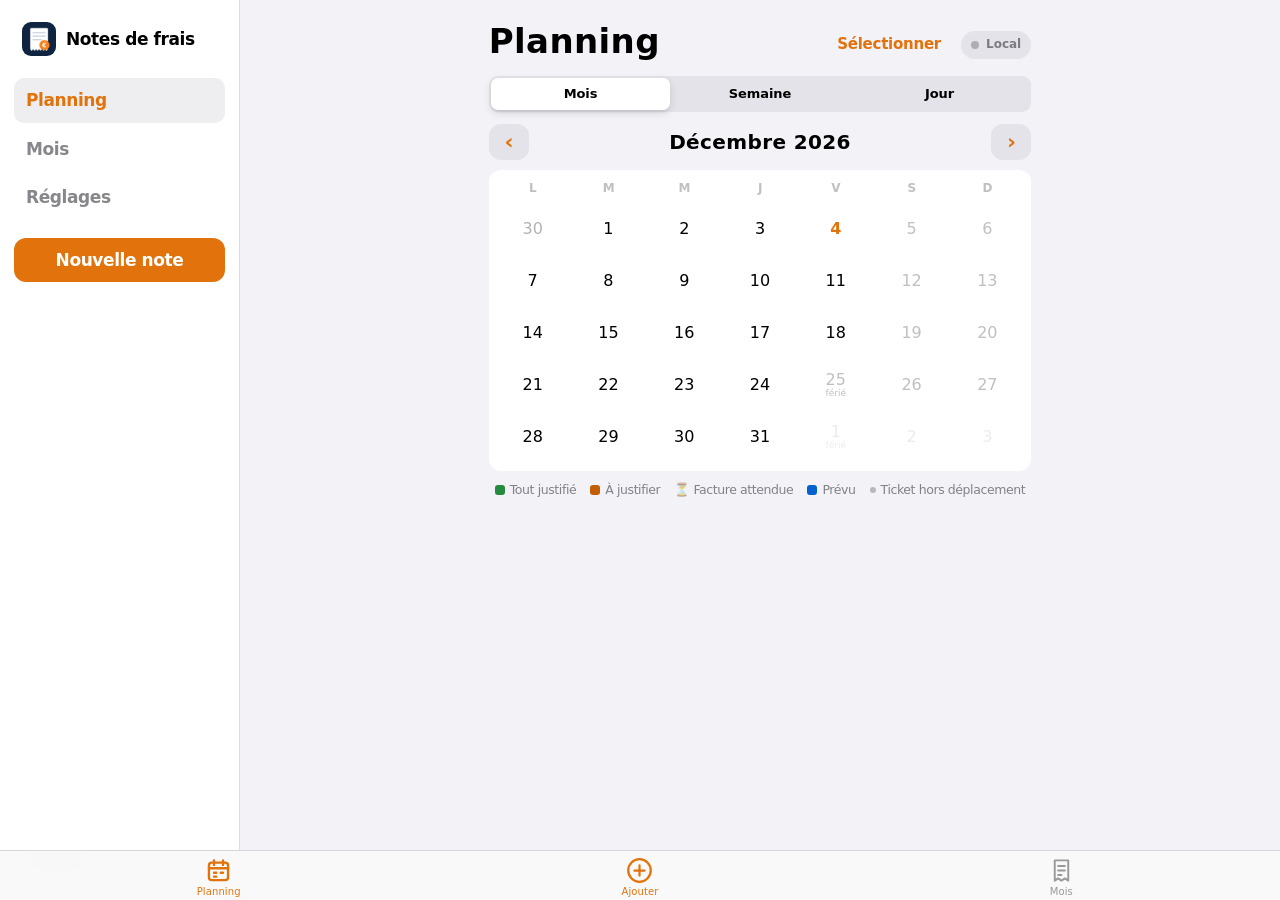
<file: index.html>
<!doctype html>
<html lang="fr">
<head>
  <meta charset="utf-8">
  <meta name="viewport" content="width=device-width, initial-scale=1, viewport-fit=cover">
  <title>Notes de frais</title>
  <meta name="description" content="Saisie des notes de frais avec photo du ticket, suivi des remboursements par mois.">
  <meta name="theme-color" content="#F2F2F7" media="(prefers-color-scheme: light)">
  <meta name="theme-color" content="#000000" media="(prefers-color-scheme: dark)">
  <meta name="apple-mobile-web-app-capable" content="yes">
  <meta name="mobile-web-app-capable" content="yes">
  <meta name="apple-mobile-web-app-status-bar-style" content="default">
  <meta name="apple-mobile-web-app-title" content="Frais">
  <link rel="apple-touch-icon" href="apple-touch-icon.png">
  <link rel="icon" type="image/png" href="icon-192.png">
  <link rel="manifest" href="manifest.webmanifest">
  <link rel="stylesheet" href="styles.css">
</head>
<body>
  <div class="shell">
    <nav class="sidenav" aria-label="Navigation principale">
      <div class="brand"><img src="icon-192.png" alt=""><span>Notes de frais</span></div>
      <a href="#/planning" data-tab="planning">Planning</a>
      <a href="#/mois" data-tab="mois">Mois</a>
      <a href="#/reglages" data-tab="reglages">Réglages</a>
      <button class="btn btn-primary side-add" data-action="add">Nouvelle note</button>
      <div class="side-sync" id="side-sync"></div>
    </nav>

    <main id="view" tabindex="-1"></main>
  </div>

  <div class="navbar" id="navbar" aria-hidden="true"><span id="nav-title"></span></div>

  <nav class="tabbar" aria-label="Navigation">
    <a href="#/planning" data-tab="planning"><svg viewBox="0 0 24 24"><rect x="3.5" y="5" width="17" height="15.5" rx="2.5"/><path d="M3.5 10h17M8 3v4M16 3v4M8 14h2M14 14h2M8 17.5h2"/></svg><span>Planning</span><i class="dot" id="trip-dot" hidden></i></a>
    <button class="tab-add" data-action="add" aria-label="Nouvelle note de frais"><svg viewBox="0 0 24 24"><circle cx="12" cy="12" r="10"/><path d="M12 7.5v9M7.5 12h9"/></svg><span>Ajouter</span></button>
    <a href="#/mois" data-tab="mois"><svg viewBox="0 0 24 24"><path d="M6 3h12v18l-3-2-3 2-3-2-3 2zM9 8h6M9 12h6M9 16h3"/></svg><span>Mois</span><i class="dot" id="month-dot" hidden></i></a>
  </nav>

  <div class="toast" id="toast" role="status" aria-live="polite"></div>
  <dialog id="sheet" class="sheet"></dialog>
  <input type="file" id="cam" accept="image/*" capture="environment" hidden>
  <input type="file" id="gal" accept="image/*" hidden>

  <script type="module" src="app.js"></script>
</body>
</html>
</file>
<file: styles.css>
:root {
  --ink: #14233A;
  --ink-2: #4A5A70;
  --ink-3: #8592A3;
  --bg: #EEF1F4;
  --card: #FFFFFF;
  --line: #DCE1E7;
  --safety: #F28C28;
  --safety-ink: #8A4300;
  --st-todo: #A45F00; --st-todo-bg: #FFF1DC;
  --st-sent: #22609E; --st-sent-bg: #E3EEFA;
  --st-paid: #1F7A4A; --st-paid-bg: #DFF3E7;
  --danger: #B42318;
  --radius-l: 18px;
  --radius-s: 10px;
  --tabbar-h: 64px;
  --safe-b: env(safe-area-inset-bottom, 0px);
  --safe-t: env(safe-area-inset-top, 0px);
  color-scheme: light;
}
@media (prefers-color-scheme: dark) {
  :root {
    --ink: #E8EDF3; --ink-2: #AEB9C7; --ink-3: #7A8696;
    --bg: #0E1621; --card: #172231; --line: #263345;
    --safety-ink: #FFB066;
    --st-todo: #FFB866; --st-todo-bg: #3A2A12;
    --st-sent: #8EC1FF; --st-sent-bg: #142C47;
    --st-paid: #7FD9A6; --st-paid-bg: #12362A;
    color-scheme: dark;
  }
}

* { box-sizing: border-box; -webkit-tap-highlight-color: transparent; }
html, body { margin: 0; }
body {
  font-family: -apple-system, BlinkMacSystemFont, "SF Pro Text", "Segoe UI Variable Text", "Segoe UI", system-ui, sans-serif;
  background: var(--bg); color: var(--ink);
  font-size: 16px; line-height: 1.45;
  -webkit-font-smoothing: antialiased;
  overscroll-behavior-y: none;
}
.num, .amount, td.r { font-variant-numeric: tabular-nums; }
h1, h2, h3 { margin: 0; line-height: 1.2; }
h1 { font-size: 26px; font-weight: 750; letter-spacing: -0.02em; }
h2 { font-size: 19px; font-weight: 700; letter-spacing: -0.01em; }
h3 { font-size: 16px; font-weight: 650; }
p { margin: 0; }
a { color: inherit; }
button, input, select, textarea { font: inherit; color: inherit; }
:focus-visible { outline: 3px solid var(--safety); outline-offset: 2px; border-radius: 6px; }
svg { width: 24px; height: 24px; fill: none; stroke: currentColor; stroke-width: 1.8; stroke-linecap: round; stroke-linejoin: round; }

/* ---------- Structure ---------- */
.shell { min-height: 100dvh; }
#view {
  max-width: 680px; margin: 0 auto;
  padding: calc(var(--safe-t) + 18px) 16px calc(var(--tabbar-h) + var(--safe-b) + 28px);
  outline: none;
}
.sidenav { display: none; }

.topbar { display: flex; align-items: center; justify-content: space-between; gap: 12px; margin-bottom: 18px; }
.topbar .sub { color: var(--ink-2); font-size: 15px; margin-top: 2px; }
.back { display: inline-flex; align-items: center; gap: 4px; background: none; border: 0; padding: 6px 0; color: var(--safety-ink); font-weight: 600; cursor: pointer; }
.back svg { width: 20px; height: 20px; }

.tabbar {
  position: fixed; left: 0; right: 0; bottom: 0; z-index: 20;
  height: calc(var(--tabbar-h) + var(--safe-b)); padding-bottom: var(--safe-b);
  display: grid; grid-template-columns: repeat(5, 1fr); align-items: center;
  background: color-mix(in srgb, var(--card) 88%, transparent);
  backdrop-filter: saturate(1.6) blur(18px); -webkit-backdrop-filter: saturate(1.6) blur(18px);
  border-top: 1px solid var(--line);
}
.tabbar a { position: relative; display: flex; flex-direction: column; align-items: center; gap: 2px; text-decoration: none; color: var(--ink-3); font-size: 11px; font-weight: 600; padding-top: 6px; }
.tabbar a.on { color: var(--ink); }
.tabbar a.on svg { stroke-width: 2.3; }
.tabbar .dot { position: absolute; top: 4px; left: calc(50% + 8px); width: 9px; height: 9px; border-radius: 50%; background: var(--safety); border: 2px solid var(--card); }
.tab-add {
  justify-self: center; width: 58px; height: 58px; margin-top: -22px; border-radius: 50%;
  border: 4px solid var(--bg); background: var(--safety); color: #fff; display: grid; place-items: center; cursor: pointer;
  box-shadow: 0 6px 16px -6px rgba(242, 140, 40, .7);
}
.tab-add svg { width: 26px; height: 26px; stroke-width: 2; }
.tab-add:active { transform: scale(.94); }

/* ---------- Ticket (élément signature) ---------- */
.ticket {
  position: relative; background: var(--card); border-radius: var(--radius-l) var(--radius-l) 0 0;
  padding: 20px 20px 22px; margin-bottom: 26px;
  filter: drop-shadow(0 1px 0 var(--line));
}
.ticket::after {
  content: ""; position: absolute; left: 0; right: 0; bottom: -10px; height: 10px;
  background: linear-gradient(-45deg, transparent 7px, var(--card) 0) 0 0 / 14px 10px repeat-x,
              linear-gradient(45deg, transparent 7px, var(--card) 0) 0 0 / 14px 10px repeat-x;
}
.ticket .label { color: var(--ink-2); font-size: 15px; font-weight: 550; }
.ticket .big { font-size: 46px; font-weight: 780; letter-spacing: -0.035em; line-height: 1.05; margin: 6px 0 4px; }
.ticket .big small { font-size: 26px; font-weight: 650; margin-left: 4px; color: var(--ink-2); }
.ticket .meta { color: var(--ink-2); font-size: 14px; }
.ticket .split { display: grid; grid-template-columns: 1fr 1fr 1fr; gap: 10px; margin-top: 18px; padding-top: 16px; border-top: 1px dashed var(--line); }
.ticket .split div { font-size: 13px; color: var(--ink-2); }
.ticket .split b { display: block; font-size: 17px; color: var(--ink); font-weight: 700; }

/* ---------- Blocs ---------- */
.card { background: var(--card); border-radius: var(--radius-l); padding: 16px; margin-bottom: 14px; }
.card > h2 + p, .card > h3 + p { color: var(--ink-2); margin-top: 4px; font-size: 15px; }
.section-title { display: flex; justify-content: space-between; align-items: baseline; margin: 24px 4px 10px; }
.section-title a { color: var(--safety-ink); font-weight: 600; font-size: 15px; text-decoration: none; }

.alert { display: flex; gap: 12px; align-items: flex-start; padding: 14px 16px; border-radius: var(--radius-l); margin-bottom: 12px; background: var(--st-todo-bg); color: var(--ink); }
.alert svg { flex: none; color: var(--st-todo); margin-top: 1px; }
.alert b { display: block; }
.alert p { color: var(--ink-2); font-size: 14.5px; }
.alert .btn { margin-top: 10px; }

/* Liste de notes */
.list { background: var(--card); border-radius: var(--radius-l); overflow: hidden; }
.row { display: grid; grid-template-columns: 44px 1fr auto; gap: 12px; align-items: center; padding: 12px 14px; text-decoration: none; border-bottom: 1px solid var(--line); cursor: pointer; }
.row:last-child { border-bottom: 0; }
.row:active { background: color-mix(in srgb, var(--line) 50%, transparent); }
.cat-ico { width: 44px; height: 44px; border-radius: 12px; display: grid; place-items: center; font-size: 22px; background: var(--bg); overflow: hidden; }
.cat-ico img { width: 100%; height: 100%; object-fit: cover; }
.row .t { font-weight: 620; white-space: nowrap; overflow: hidden; text-overflow: ellipsis; }
.row .s { color: var(--ink-2); font-size: 13.5px; white-space: nowrap; overflow: hidden; text-overflow: ellipsis; }
.row .r { text-align: right; }
.row .amount { font-weight: 700; }
.pill { display: inline-block; font-size: 12px; font-weight: 650; padding: 2px 8px; border-radius: 999px; margin-top: 3px; white-space: nowrap; }
.pill.a_declarer { color: var(--st-todo); background: var(--st-todo-bg); }
.pill.declaree { color: var(--st-sent); background: var(--st-sent-bg); }
.pill.remboursee { color: var(--st-paid); background: var(--st-paid-bg); }
.unsynced { display: inline-block; width: 7px; height: 7px; border-radius: 50%; background: var(--ink-3); margin-left: 6px; vertical-align: middle; }

.empty { text-align: center; padding: 34px 20px; color: var(--ink-2); }
.empty b { display: block; color: var(--ink); font-size: 17px; margin-bottom: 4px; }
.empty .btn { margin-top: 14px; }

/* ---------- Boutons ---------- */
.btn { display: inline-flex; align-items: center; justify-content: center; gap: 8px; min-height: 44px; padding: 0 18px; border-radius: 12px; border: 0; font-weight: 650; cursor: pointer; text-decoration: none; background: var(--bg); color: var(--ink); }
.card .btn:not(.btn-primary):not(.btn-danger) { background: var(--bg); }
.btn-primary { background: var(--ink); color: var(--card); }
.btn-accent { background: var(--safety); color: #fff; }
.btn-danger { background: transparent; color: var(--danger); }
.btn-small { min-height: 34px; padding: 0 12px; font-size: 14px; border-radius: 9px; }
.btn-block { width: 100%; }
.btn:active { transform: scale(.98); }
.btn[disabled] { opacity: .5; pointer-events: none; }
.btn-row { display: flex; gap: 10px; flex-wrap: wrap; }

/* ---------- Formulaire ---------- */
.photo-zone { position: relative; background: var(--card); border-radius: var(--radius-l); overflow: hidden; margin-bottom: 14px; }
.photo-zone .ph-empty { display: flex; flex-direction: column; align-items: center; gap: 10px; padding: 26px 16px; border: 2px dashed var(--line); border-radius: var(--radius-l); }
.photo-zone .ph-empty svg { width: 34px; height: 34px; color: var(--ink-3); }
.photo-zone img { display: block; width: 100%; max-height: 52vh; object-fit: contain; background: #000; }
.photo-zone .ph-actions { position: absolute; right: 10px; bottom: 10px; display: flex; gap: 8px; }
.photo-zone .ph-actions .btn { background: rgba(20,35,58,.78); color: #fff; backdrop-filter: blur(6px); }

.amount-input { display: flex; align-items: baseline; justify-content: center; gap: 6px; padding: 8px 0 4px; }
.amount-input input { min-width: 2ch; max-width: 80%; text-align: right; border: 0; background: transparent; font-size: 48px; font-weight: 780; letter-spacing: -0.03em; outline: none; font-variant-numeric: tabular-nums; }
.amount-input input::placeholder { color: var(--ink-3); }
.amount-input span { font-size: 28px; font-weight: 650; color: var(--ink-2); }

.field { display: block; margin-bottom: 14px; }
.field > span { display: block; font-size: 14px; font-weight: 600; color: var(--ink-2); margin: 0 0 6px 2px; }
.field input, .field select, .field textarea {
  width: 100%; min-height: 48px; padding: 11px 14px; border-radius: 12px;
  border: 1px solid var(--line); background: var(--card); font-size: 17px; appearance: none; -webkit-appearance: none;
}
.field textarea { min-height: 80px; resize: vertical; }
.field input:focus, .field select:focus, .field textarea:focus { outline: none; border-color: var(--safety); box-shadow: 0 0 0 3px color-mix(in srgb, var(--safety) 25%, transparent); }
.field small { display: block; color: var(--ink-3); font-size: 13px; margin: 6px 2px 0; }
.grid2 { display: grid; grid-template-columns: 1fr 1fr; gap: 10px; }

.chips { display: flex; flex-wrap: wrap; gap: 8px; }
.chip { display: inline-flex; align-items: center; gap: 6px; min-height: 40px; padding: 0 13px; border-radius: 999px; border: 1px solid var(--line); background: var(--card); font-weight: 600; font-size: 15px; cursor: pointer; }
.chip[aria-pressed="true"] { background: var(--ink); color: var(--card); border-color: var(--ink); }

.segmented { display: grid; grid-auto-flow: column; grid-auto-columns: 1fr; background: var(--line); border-radius: 12px; padding: 3px; gap: 3px; }
.segmented button { white-space: nowrap; padding: 0 6px; border: 0; background: transparent; min-height: 40px; border-radius: 9px; font-weight: 620; font-size: 14.5px; cursor: pointer; color: var(--ink-2); }
.segmented button[aria-pressed="true"] { background: var(--card); color: var(--ink); box-shadow: 0 1px 3px rgba(0,0,0,.12); }

.form-actions { position: sticky; bottom: calc(var(--tabbar-h) + var(--safe-b) + 10px); display: flex; gap: 10px; margin-top: 18px; }
.form-actions .btn-primary { flex: 1; min-height: 52px; font-size: 17px; }

/* ---------- Tableau mensuel ---------- */
.toolbar { display: flex; gap: 8px; flex-wrap: wrap; align-items: center; margin-bottom: 14px; }
.toolbar .segmented { flex: 1; min-width: 260px; }
.toolbar .segmented button { font-size: 13.5px; }
.month { background: var(--card); border-radius: var(--radius-l); margin-bottom: 16px; overflow: hidden; }
.month-head { padding: 16px; display: grid; grid-template-columns: 1fr auto; gap: 6px 12px; align-items: start; border-bottom: 1px solid var(--line); }
.month-head h2 { text-transform: capitalize; }
.month-head .tot { font-size: 22px; font-weight: 750; text-align: right; }
.progress { grid-column: 1 / -1; height: 8px; border-radius: 99px; background: var(--bg); overflow: hidden; display: flex; }
.progress i { display: block; height: 100%; }
.progress .p1 { background: var(--st-paid); }
.progress .p2 { background: var(--st-sent); }
.legend { grid-column: 1 / -1; display: flex; flex-wrap: wrap; gap: 4px 14px; font-size: 13.5px; color: var(--ink-2); }
.legend b { color: var(--ink); }
.month-actions { grid-column: 1 / -1; display: flex; gap: 8px; flex-wrap: wrap; margin-top: 4px; }

table.tbl { width: 100%; border-collapse: collapse; font-size: 15px; }
.tbl th { text-align: left; font-size: 13px; color: var(--ink-3); font-weight: 600; padding: 10px 12px; border-bottom: 1px solid var(--line); }
.tbl td { padding: 10px 12px; border-bottom: 1px solid var(--line); vertical-align: middle; }
.tbl tr:last-child td { border-bottom: 0; }
.tbl tr[data-id] { cursor: pointer; }
.tbl tr[data-id]:hover { background: color-mix(in srgb, var(--line) 35%, transparent); }
.tbl .r { text-align: right; white-space: nowrap; }
.tbl .thumb { width: 36px; height: 36px; border-radius: 8px; object-fit: cover; display: block; background: var(--bg); }
.tbl .noph { font-size: 12px; color: var(--danger); font-weight: 600; }
.status-btn { border: 0; cursor: pointer; font: inherit; }
.col-place, .col-photo { display: none; }
.tbl { display: none; }
.mlist .row:last-child { border-bottom: 0; }
.mlist .status-btn { margin-top: 3px; }

/* ---------- Divers ---------- */
.toast {
  position: fixed; left: 50%; top: calc(var(--safe-t) + 12px); transform: translate(-50%, -20px); width: max-content;
  background: var(--ink); color: var(--card); padding: 12px 18px; border-radius: 14px; font-weight: 600; font-size: 15px;
  opacity: 0; pointer-events: none; transition: opacity .2s, transform .25s; z-index: 50; max-width: calc(100% - 32px); display: flex; gap: 12px; align-items: center;
}
.toast.show { opacity: 1; transform: translate(-50%, 0); pointer-events: auto; }
.toast button { background: none; border: 0; color: var(--safety); font-weight: 700; cursor: pointer; padding: 0; }

.sheet { border: 0; padding: 0; width: 100%; max-width: 100%; max-height: 100%; height: 100%; background: #000; color: #fff; margin: 0; }
.sheet::backdrop { background: rgba(0,0,0,.6); }
.sheet .viewer { height: 100%; display: flex; flex-direction: column; }
.sheet .viewer img { flex: 1; min-height: 0; width: 100%; object-fit: contain; }
.sheet .viewer .bar { display: flex; justify-content: space-between; align-items: center; padding: calc(var(--safe-t) + 10px) 16px 10px; }
.sheet .viewer .bar button { background: rgba(255,255,255,.15); border: 0; color: #fff; border-radius: 10px; min-height: 40px; padding: 0 14px; font-weight: 650; cursor: pointer; }

.sync-pill { display: inline-flex; align-items: center; gap: 7px; font-size: 13px; font-weight: 600; color: var(--ink-2); background: var(--card); padding: 6px 11px; border-radius: 999px; border: 0; cursor: pointer; white-space: nowrap; }
.sync-pill i { width: 8px; height: 8px; border-radius: 50%; background: var(--ink-3); }
.sync-pill.ok i { background: var(--st-paid); }
.sync-pill.offline i { background: var(--st-todo); }
.sync-pill.error i, .sync-pill.auth i { background: var(--danger); }
.sync-pill.syncing i { background: var(--st-sent); animation: pulse 1s infinite; }
@keyframes pulse { 50% { opacity: .3; } }

.steps { counter-reset: s; list-style: none; padding: 0; margin: 10px 0 0; }
.steps li { counter-increment: s; position: relative; padding: 0 0 12px 36px; color: var(--ink-2); font-size: 15px; }
.steps li::before { content: counter(s); position: absolute; left: 0; top: -1px; width: 24px; height: 24px; border-radius: 50%; background: var(--ink); color: var(--card); font-size: 13px; font-weight: 700; display: grid; place-items: center; }
.steps li b { color: var(--ink); }
.muted { color: var(--ink-2); font-size: 14px; }
.spacer { height: 10px; }
.miss { display: grid; grid-template-columns: 1fr auto; gap: 8px 12px; align-items: center; padding: 12px 14px; border-bottom: 1px solid var(--line); }
.miss:last-child { border-bottom: 0; }
.miss .d { font-weight: 650; }
.miss .d::first-letter { text-transform: uppercase; }
.miss .e { color: var(--ink-2); font-size: 13.5px; }
.miss .acts { display: flex; gap: 6px; }

@media (prefers-reduced-motion: reduce) { * { transition: none !important; animation: none !important; } }

/* ---------- Ordinateur ---------- */
@media (min-width: 900px) {
  .tabbar { display: none; }
  .shell { display: grid; grid-template-columns: 240px 1fr; }
  .sidenav {
    display: flex; flex-direction: column; gap: 4px; position: sticky; top: 0; height: 100dvh;
    padding: 22px 14px; background: var(--card); border-right: 1px solid var(--line);
  }
  .sidenav .brand { display: flex; align-items: center; gap: 10px; font-weight: 750; font-size: 17px; margin: 0 8px 18px; }
  .sidenav .brand img { width: 34px; height: 34px; border-radius: 9px; }
  .sidenav a { text-decoration: none; padding: 10px 12px; border-radius: 10px; font-weight: 600; color: var(--ink-2); }
  .sidenav a.on { background: var(--bg); color: var(--ink); }
  .side-add { margin-top: 14px; }
  .side-sync { margin-top: auto; padding: 0 6px; }
  #view { max-width: 1080px; padding: 32px 36px 48px; }
  #view.narrow { max-width: 680px; }
  .col-place, .col-photo { display: table-cell; }
  table.tbl { display: table; }
  .mlist { display: none; }
  .form-actions { bottom: 16px; }
  .home-grid { display: grid; grid-template-columns: 380px 1fr; gap: 24px; align-items: start; }
  .home-grid .section-title:first-child { margin-top: 0; }
}

/* ---------- Lecture automatique ---------- */
.scan-badge { position: absolute; left: 10px; top: 10px; display: inline-flex; align-items: center; gap: 8px; padding: 7px 12px; border-radius: 999px; font-size: 14px; font-weight: 650; background: rgba(20,35,58,.82); color: #fff; backdrop-filter: blur(6px); -webkit-backdrop-filter: blur(6px); max-width: calc(100% - 20px); }
.scan-badge svg { width: 16px; height: 16px; stroke-width: 2.6; }
.scan-badge.ok { background: rgba(31,122,74,.92); }
.scan-badge.warn { background: rgba(138,67,0,.92); }
.scan-badge .spin { width: 14px; height: 14px; border-radius: 50%; border: 2px solid rgba(255,255,255,.35); border-top-color: #fff; animation: spin .8s linear infinite; }
@keyframes spin { to { transform: rotate(360deg); } }
.field input.auto, .amount-input input.auto { background: color-mix(in srgb, var(--safety) 12%, var(--card)); }
.amount-input input.auto { border-radius: 10px; }
.auto-tag { font-style: normal; font-weight: 600; font-size: 12px; color: var(--safety-ink); background: color-mix(in srgb, var(--safety) 14%, transparent); padding: 1px 7px; border-radius: 999px; margin-left: 6px; }

/* ---------- Photos multiples ---------- */
button.cat-ico { border: 0; padding: 0; cursor: pointer; position: relative; overflow: visible; font: inherit; }
button.cat-ico img { border-radius: 12px; }
.cat-ico.ph { box-shadow: 0 0 0 1px var(--line); }
.cat-ico.sm { width: 40px; height: 40px; font-size: 16px; border-radius: 9px; }
.cat-ico.sm img { border-radius: 9px; }
.ph-count { position: absolute; right: -5px; bottom: -5px; min-width: 19px; height: 19px; padding: 0 5px; border-radius: 99px; background: var(--ink); color: var(--card); font-size: 11px; font-weight: 750; font-style: normal; display: grid; place-items: center; border: 2px solid var(--card); }
.ph-strip { display: flex; gap: 8px; overflow-x: auto; padding: 2px 2px 6px; margin: -6px 0 14px; scrollbar-width: none; }
.ph-strip::-webkit-scrollbar { display: none; }
.ph-thumb, .ph-add { flex: none; width: 62px; height: 62px; border-radius: 12px; border: 2px solid transparent; background: var(--card); padding: 0; overflow: hidden; cursor: pointer; display: grid; place-items: center; }
.ph-thumb img { width: 100%; height: 100%; object-fit: cover; }
.ph-thumb.on { border-color: var(--safety); }
.ph-add { border: 2px dashed var(--line); color: var(--ink-2); font-size: 11.5px; font-weight: 650; gap: 0; align-content: center; }
.ph-add svg { width: 22px; height: 22px; margin: 0 auto 2px; }
.ph-empty small { margin-top: 2px; text-align: center; }
.ph-missing { padding: 40px 20px; text-align: center; color: var(--ink-2); }
.photo-zone img#ph-img { cursor: zoom-in; }

/* Visionneuse */
.sheet .viewer .bar .btn-row { gap: 8px; }
.vtrack { flex: 1; min-height: 0; display: flex; overflow-x: auto; scroll-snap-type: x mandatory; scrollbar-width: none; }
.vtrack::-webkit-scrollbar { display: none; }
.vslide { flex: 0 0 100%; scroll-snap-align: center; display: grid; place-items: center; overflow: auto; touch-action: pan-x pan-y pinch-zoom; }
.vslide img { max-width: 100%; max-height: 100%; object-fit: contain; }
.vnav { position: absolute; inset: 50% 0 auto 0; display: flex; justify-content: space-between; padding: 0 10px; pointer-events: none; }
.vnav button { pointer-events: auto; width: 44px; height: 44px; border-radius: 50%; border: 0; background: rgba(255,255,255,.18); color: #fff; font-size: 28px; line-height: 1; cursor: pointer; }
.sheet .viewer { position: relative; padding-bottom: env(safe-area-inset-bottom, 0px); }

/* Fenêtre claire (import) */
.sheet.panel { background: var(--bg); color: var(--ink); }
.imp { max-width: 640px; margin: 0 auto; padding: calc(var(--safe-t) + 22px) 16px calc(var(--safe-b) + 22px); height: 100%; overflow-y: auto; }
.imp h2 { font-size: 22px; }
.imp > p { margin: 4px 0 14px; }
.imp .row { cursor: default; }
.imp .row[data-note] { cursor: pointer; }
@media (min-width: 900px) {
  .sheet.panel { max-width: 640px; max-height: 86vh; height: auto; margin: auto; border-radius: 18px; }
  .imp { height: auto; max-height: 86vh; }
}

/* ---------- Non pris en compte / à compléter ---------- */
.pill.np { color: #5B4B8A; background: #ECE8F7; }
.pill.incomplete { color: var(--st-todo); background: transparent; box-shadow: inset 0 0 0 1.5px var(--st-todo); }
@media (prefers-color-scheme: dark) { .pill.np { color: #C9BDF2; background: #2A2440; } }
.np-chips { margin-top: 8px; padding-top: 8px; border-top: 1px dashed var(--line); }
.chip-np small { font-weight: 550; color: var(--ink-3); font-size: 12.5px; }
.chip-np[aria-pressed="true"] { background: #5B4B8A; border-color: #5B4B8A; color: #fff; }
.chip-np[aria-pressed="true"] small { color: rgba(255,255,255,.75); }
.np-note { background: #ECE8F7; color: #2E2650; border-radius: 14px; padding: 12px 14px; font-size: 14.5px; margin: -4px 0 14px; }
.np-note b { display: block; margin-bottom: 2px; }
@media (prefers-color-scheme: dark) { .np-note { background: #2A2440; color: #E3DCFA; } }
.np-amt, .np-tot { color: #5B4B8A; }
@media (prefers-color-scheme: dark) { .np-amt, .np-tot { color: #C9BDF2; } }
.np-leg b { color: #5B4B8A; }
.np-line { display: flex; justify-content: space-between; gap: 10px; margin-top: 14px; padding-top: 12px; border-top: 1px dashed var(--line); font-size: 14px; color: var(--ink-2); text-decoration: none; }
.np-line b { color: #5B4B8A; }
.alert-np { background: #ECE8F7; }
.alert-np svg { color: #5B4B8A; }
@media (prefers-color-scheme: dark) { .alert-np { background: #2A2440; } .alert-np svg, .np-line b, .np-leg b { color: #C9BDF2; } }
.filter-chips { display: flex; gap: 8px; overflow-x: auto; flex: 1 1 100%; padding: 2px 0 4px; scrollbar-width: none; }
.filter-chips::-webkit-scrollbar { display: none; }
.filter-chips .chip { flex: none; min-height: 36px; font-size: 14px; }
.linkish { background: none; border: 0; padding: 0; color: var(--safety-ink); font-weight: 600; font-size: 15px; cursor: pointer; }
.section-title .btn-row { gap: 16px; align-items: baseline; }
code.sql { display: block; margin: 8px 0; padding: 8px 10px; background: var(--card); border-radius: 8px; font-size: 12.5px; word-break: break-all; color: var(--ink); }
.row { cursor: pointer; }
.toolbar .btn { background: var(--card); }

/* ---------- Menu du bouton + ---------- */
.sheet.menu { background: transparent; color: var(--ink); }
.sheet.menu[open] { display: flex; align-items: flex-end; justify-content: center; }
.sheet.menu::backdrop { background: rgba(10, 20, 35, .45); }
.menu-box { width: 100%; max-width: 520px; background: var(--bg); border-radius: 22px 22px 0 0; padding: 20px 16px calc(var(--safe-b) + 16px); display: flex; flex-direction: column; gap: 10px; }
.menu-box h2 { margin: 0 4px 4px; }
.menu-item { display: flex; align-items: center; gap: 14px; text-align: left; width: 100%; padding: 14px; border: 0; border-radius: 16px; background: var(--card); cursor: pointer; }
.menu-item svg { flex: none; width: 26px; height: 26px; color: var(--safety-ink); }
.menu-item b { display: block; font-size: 16.5px; }
.menu-item small { display: block; color: var(--ink-2); font-size: 13.5px; margin-top: 1px; }
.menu-item:active { transform: scale(.98); }
@media (min-width: 900px) { .menu-box { border-radius: 22px; margin-bottom: auto; margin-top: auto; } }

/* ---------- Version 1.5 : 2 onglets, déplacements, mois ---------- */
.tabbar { grid-template-columns: 1fr auto 1fr; padding: 0 12px var(--safe-b); }
.tabbar .tab-add { margin: -22px 18px 0; }
.tabbar .tab-add svg { stroke-width: 2.6; }
.top-right { display: flex; align-items: center; gap: 8px; }
.gear { width: 38px; height: 38px; border-radius: 50%; display: grid; place-items: center; background: var(--card); color: var(--ink-2); }
.gear svg { width: 20px; height: 20px; }
@media (min-width: 900px) { .gear { display: none; } }
.topbar h1 { margin: 0; }

.pill.waiting { color: #8A4300; background: #FFE7CC; }
.pill.none { color: var(--ink-3); background: var(--bg); }
.pill.dup { color: var(--danger); background: color-mix(in srgb, var(--danger) 10%, transparent); border: 0; cursor: pointer; font: inherit; font-size: 12px; font-weight: 650; }
@media (prefers-color-scheme: dark) { .pill.waiting { color: #FFC48A; background: #3A2A12; } }
.pills { display: inline-flex; gap: 4px; flex-wrap: wrap; justify-content: flex-end; }
.progress .p3 { background: var(--ink-3); opacity: .45; }
.progress .p4 { background: var(--safety); }
.progress.mini { height: 5px; margin-top: 6px; max-width: 220px; }

.day { margin-top: 20px; }
.day-head { display: flex; align-items: baseline; justify-content: space-between; gap: 10px; margin: 0 4px 8px; }
.day-head h2 { font-size: 17px; }
.row.step.done .t { color: var(--ink); }
.row.step.none .t, .row.step.none .s { color: var(--ink-3); text-decoration: line-through; text-decoration-thickness: 1px; }
.row.add-step { width: 100%; border: 0; background: transparent; text-align: left; color: var(--safety-ink); font-weight: 650; grid-template-columns: 44px 1fr; }
.row.add-step .cat-ico { background: transparent; border: 2px dashed var(--line); font-size: 18px; color: var(--ink-3); }
.trip-ticket { margin-bottom: 22px; }
.np-note.loose { margin: 0 0 6px; background: #FFF1DC; color: var(--ink); }
@media (prefers-color-scheme: dark) { .np-note.loose { background: #3A2A12; } }
.link-card { display: block; text-decoration: none; margin-top: 22px; }
.link-card b { display: block; }
.check { display: flex; gap: 10px; align-items: flex-start; font-size: 15px; color: var(--ink-2); margin: 4px 2px 10px; }
.check input { width: 20px; height: 20px; margin-top: 1px; accent-color: var(--ink); flex: none; }

.menu-item .mi-ico { flex: none; width: 28px; text-align: center; font-size: 20px; color: var(--safety-ink); font-weight: 700; }
.menu-item.danger b { color: var(--danger); }
.menu-box { max-height: 88vh; overflow-y: auto; }
.step-chips { margin: 2px 0 6px; }

.ticket.compact { margin-bottom: 22px; }
.ticket.compact .big { font-size: 40px; }
.month-nav { display: flex; align-items: center; justify-content: space-between; gap: 10px; margin: 0 0 12px; }
.month-nav h2 { font-size: 22px; }
.month-nav .btn { width: 44px; padding: 0; font-size: 24px; background: var(--card); }
.day-label { margin: 16px 6px 6px; font-size: 13.5px; font-weight: 650; color: var(--ink-2); }
.row .more { width: 32px; height: 32px; border: 0; border-radius: 50%; background: transparent; color: var(--ink-3); font-size: 20px; line-height: 1; cursor: pointer; margin-right: -6px; }
.row:has(.more) { grid-template-columns: 44px 1fr auto 26px; }
.moved { color: var(--st-sent); font-weight: 600; }
.months-list .row.on { background: color-mix(in srgb, var(--safety) 10%, var(--card)); }
.months-list .row { text-decoration: none; }
#f-month small { font-weight: 550; color: var(--ink-3); font-size: 12px; }
#f-month button[aria-pressed="true"] small { color: var(--ink-2); }
.month-grid { display: flex; flex-direction: column; }
.mg-a { order: 1; } .mg-b { order: 2; } .mg-c { order: 3; margin-top: 10px; }
@media (min-width: 900px) {
  .month-grid { display: grid; grid-template-columns: 340px 1fr; grid-template-areas: "a b" "c b"; gap: 0 28px; align-items: start; }
  .mg-a { grid-area: a; } .mg-b { grid-area: b; } .mg-c { grid-area: c; margin-top: 0; }
}
a.alert { text-decoration: none; color: inherit; }
.cat-ico.mo { font-size: 13px; font-weight: 750; text-transform: capitalize; color: var(--ink-2); }
.mg-b > .btn-row .btn { background: var(--card); }
.day-head .muted { font-size: 13px; text-align: right; }

/* ---------- Suppression + historique ---------- */
.menu-box.confirm p { color: var(--ink-2); margin: 0 4px 6px; font-size: 15.5px; }
.menu-box.confirm p b { color: var(--ink); }
.confirm-actions { display: grid; grid-template-columns: 1fr 1fr; gap: 10px; margin-top: 6px; }
.confirm-actions .btn { min-height: 50px; background: var(--card); }
.btn-del { background: var(--danger) !important; color: #fff; }
.row.hist { grid-template-columns: 44px 1fr auto; cursor: default; }
.hist-actions { grid-column: 1 / -1; display: flex; gap: 8px; flex-wrap: wrap; padding-left: 56px; }
.hist-actions .btn { background: var(--bg); }
.hist-actions .btn-danger { background: transparent; }

/* ---------- Glisser une ligne ---------- */
.swipe { position: relative; overflow: hidden; border-bottom: 1px solid var(--line); }
.swipe:last-child { border-bottom: 0; }
.swipe > .row { position: relative; z-index: 1; background: var(--card); border-bottom: 0; touch-action: pan-y; user-select: none; -webkit-user-select: none; }
.sw-bg { position: absolute; inset: 0; display: flex; align-items: center; padding: 0 22px; font-weight: 750; font-size: 15px; color: #fff; opacity: 0; }
.sw-next { justify-content: flex-start; background: var(--st-sent); }
.sw-next.remboursee { background: var(--st-paid); }
.sw-next.a_declarer { background: #A45F00; }
.sw-next.incomplete { background: #A45F00; }
.sw-next.np { background: #5B4B8A; }
.sw-del { justify-content: flex-end; background: var(--danger); }
.swipe.to-right .sw-next, .swipe.to-left .sw-del { opacity: .55; }
.swipe.armed.to-right .sw-next, .swipe.armed.to-left .sw-del { opacity: 1; }
.swipe-hint { display: flex; align-items: center; justify-content: space-between; gap: 12px; background: var(--card); border-radius: 14px; padding: 10px 14px; margin: 4px 0 10px; font-size: 14px; color: var(--ink-2); }
.swipe-hint b { color: var(--ink); }

/* =====================================================================
   Version 1.7 — rendu iPhone (codes iOS : couleurs système, grands titres,
   listes groupées, barre d'onglets translucide, feuilles d'actions)
   ===================================================================== */
:root {
  --ink: #000000;
  --ink-2: rgba(60, 60, 67, .62);
  --ink-3: rgba(60, 60, 67, .32);
  --bg: #F2F2F7;
  --card: #FFFFFF;
  --card-2: #F2F2F7;
  --line: rgba(60, 60, 67, .18);
  --fill: rgba(118, 118, 128, .12);
  --safety: #F28C28;          /* orange CLEAS / sécurité : teinte de l'app */
  --tint: #E2730C;
  --safety-ink: #C45A00;
  --st-todo: #C25E00; --st-todo-bg: rgba(255, 149, 0, .14);
  --st-sent: #0062CC; --st-sent-bg: rgba(0, 122, 255, .12);
  --st-paid: #248A3D; --st-paid-bg: rgba(52, 199, 89, .15);
  --danger: #FF3B30;
  --indigo: #5856D6;
  --radius-l: 12px;
  --tabbar-h: 50px;
  font-size: 17px;
}
@media (prefers-color-scheme: dark) {
  :root {
    --ink: #FFFFFF; --ink-2: rgba(235, 235, 245, .62); --ink-3: rgba(235, 235, 245, .3);
    --bg: #000000; --card: #1C1C1E; --card-2: #2C2C2E; --line: rgba(84, 84, 88, .65); --fill: rgba(118, 118, 128, .24);
    --tint: #FF9F0A; --safety-ink: #FF9F0A;
    --st-todo: #FFB340; --st-todo-bg: rgba(255, 159, 10, .2);
    --st-sent: #409CFF; --st-sent-bg: rgba(10, 132, 255, .22);
    --st-paid: #30D158; --st-paid-bg: rgba(48, 209, 88, .2);
    --danger: #FF453A; --indigo: #7D7AFF;
  }
}
body { font-family: -apple-system, BlinkMacSystemFont, "SF Pro Text", "Segoe UI Variable Text", "Segoe UI", system-ui, sans-serif; font-size: 17px; letter-spacing: -0.41px; background: var(--bg); }
h1 { font-size: 34px; line-height: 41px; font-weight: 700; letter-spacing: .37px; }
h2 { font-size: 20px; line-height: 25px; font-weight: 600; letter-spacing: .38px; }
:focus-visible { outline-color: var(--tint); }

/* Grand titre + barre compacte au défilement */
#view { padding-top: calc(var(--safe-t) + 10px); }
.topbar { margin-bottom: 14px; align-items: flex-end; min-height: 52px; }
.topbar .sub { font-size: 15px; letter-spacing: -0.24px; }
.navbar { position: fixed; top: 0; left: 0; right: 0; z-index: 25; height: calc(44px + var(--safe-t)); padding-top: var(--safe-t);
  display: flex; align-items: center; justify-content: center; font-size: 17px; font-weight: 600;
  background: color-mix(in srgb, var(--bg) 82%, transparent); backdrop-filter: saturate(1.8) blur(20px); -webkit-backdrop-filter: saturate(1.8) blur(20px);
  border-bottom: .5px solid var(--line); opacity: 0; pointer-events: none; transition: opacity .18s; }
body.scrolled .navbar { opacity: 1; }
@media (min-width: 900px) { .navbar { display: none; } }
.back { color: var(--tint); font-size: 17px; font-weight: 400; gap: 2px; }
.back svg { width: 22px; height: 22px; stroke-width: 2.4; }
.gear { background: transparent; color: var(--tint); width: 34px; height: 34px; }
.gear svg { width: 24px; height: 24px; }
.sync-pill { background: var(--fill); font-size: 12px; padding: 5px 10px; }

/* Barre d'onglets iOS : 3 éléments égaux, centrés */
.tabbar { display: flex; justify-content: space-around; align-items: flex-start; padding: 0 8px var(--safe-b); height: calc(var(--tabbar-h) + var(--safe-b));
  grid-template-columns: none; background: color-mix(in srgb, var(--card) 86%, transparent); border-top: .5px solid var(--line); }
@media (prefers-color-scheme: light) { .tabbar { background: rgba(249, 249, 249, .94); } }
.tabbar a, .tabbar .tab-add { flex: 1 1 0; max-width: 160px; display: flex; flex-direction: column; align-items: center; justify-content: flex-start; gap: 1px;
  padding: 6px 0 0; margin: 0; width: auto; height: auto; border: 0; border-radius: 0; background: transparent; box-shadow: none;
  color: rgba(153, 153, 153, 1); font-size: 10px; font-weight: 500; letter-spacing: .1px; text-decoration: none; cursor: pointer; }
.tabbar a svg, .tabbar .tab-add svg { width: 27px; height: 27px; stroke-width: 1.7; }
.tabbar a.on { color: var(--tint); }
.tabbar a.on svg { stroke-width: 2.1; }
.tabbar .tab-add { color: var(--tint); }
.tabbar .tab-add svg { stroke-width: 2; }
.tabbar .tab-add:active { transform: none; opacity: .6; }
.tabbar .dot { top: 4px; left: calc(50% + 9px); width: 8px; height: 8px; border: 0; background: var(--danger); }

/* Cartes et listes groupées (style Réglages) */
.card, .list, .month, .photo-zone, .ticket { border-radius: var(--radius-l); }
.card { padding: 14px 16px; }
.list { background: var(--card); }
.row { min-height: 52px; padding: 10px 14px 10px 16px; border-bottom: 0; position: relative; gap: 12px; }
.row:not(:last-child)::after, .swipe:not(:last-child)::after { content: ""; position: absolute; left: 72px; right: 0; bottom: 0; height: .5px; background: var(--line); z-index: 2; }
.swipe { border-bottom: 0; }
.swipe > .row::after { display: none; }
.row:active { background: var(--fill); }
.cat-ico { width: 42px; height: 42px; border-radius: 10px; background: var(--card-2); font-size: 21px; }
button.cat-ico img { border-radius: 10px; }
.row .t { font-size: 17px; font-weight: 400; letter-spacing: -0.41px; }
.row .s { font-size: 13px; letter-spacing: -0.08px; }
.row .amount { font-size: 17px; font-weight: 600; }
.section-title { margin: 26px 4px 8px; }
.section-title h2 { font-size: 20px; }
.day-label { margin: 20px 16px 6px; font-size: 13px; font-weight: 400; color: var(--ink-2); text-transform: none; }
.day-head { margin: 0 16px 6px; }
.day-head h2 { font-size: 17px; font-weight: 600; }
.link-card { position: relative; padding-right: 36px; }
.link-card::after, .months-list .row::before, .trip-row::before { content: ""; position: absolute; right: 14px; top: 50%; width: 8px; height: 8px; border-right: 2px solid var(--ink-3); border-top: 2px solid var(--ink-3); transform: translateY(-50%) rotate(45deg); }
.months-list .row, .trip-row { padding-right: 32px; }

/* Résumé (carte « Reste à rembourser ») */
.ticket { filter: none; padding: 16px 16px 18px; margin-bottom: 18px; }
.ticket::after { display: none; }
.ticket .label { font-size: 13px; font-weight: 600; color: var(--ink-2); letter-spacing: -0.08px; }
.ticket .big { font-size: 40px; font-weight: 700; letter-spacing: .2px; }
.ticket .big small { font-size: 24px; font-weight: 600; }
.ticket .split { border-top: .5px solid var(--line); }
.progress { height: 6px; background: var(--fill); }

/* Boutons, champs, contrôles */
.btn { border-radius: 12px; font-weight: 600; font-size: 17px; letter-spacing: -0.41px; background: var(--fill); color: var(--tint); min-height: 44px; }
.btn-small { font-size: 15px; min-height: 34px; border-radius: 10px; letter-spacing: -0.24px; }
.btn-primary, .btn-accent { background: var(--tint); color: #fff; }
.btn-block.btn-primary, .btn-block.btn-accent, .form-actions .btn-primary, [data-trip-new] { min-height: 50px; border-radius: 14px; }
.btn-danger { color: var(--danger); background: transparent; }
.btn-del { background: var(--danger) !important; color: #fff !important; }
.card .btn:not(.btn-primary):not(.btn-danger):not(.btn-accent), .toolbar .btn, .mg-b > .btn-row .btn, .month-nav .btn { background: var(--fill); }
.linkish, .section-title a { color: var(--tint); font-weight: 400; font-size: 17px; }
.field > span { font-size: 13px; font-weight: 400; color: var(--ink-2); margin: 0 0 6px 16px; letter-spacing: -0.08px; }
.field input, .field select, .field textarea { border: 0; border-radius: 10px; background: var(--card); font-size: 17px; min-height: 44px; padding: 11px 16px; }
.field input:focus, .field select:focus, .field textarea:focus { box-shadow: 0 0 0 2px color-mix(in srgb, var(--tint) 55%, transparent); }
.field small { margin-left: 16px; }
.amount-input input { font-weight: 700; font-size: 50px; }
.segmented { background: var(--fill); border-radius: 9px; padding: 2px; gap: 0; }
.segmented button { border-radius: 7px; min-height: 32px; font-size: 13px; font-weight: 600; color: var(--ink); letter-spacing: -0.08px; }
.segmented button[aria-pressed="true"] { background: var(--card); box-shadow: 0 3px 8px rgba(0,0,0,.12), 0 3px 1px rgba(0,0,0,.04); }
@media (prefers-color-scheme: dark) { .segmented button[aria-pressed="true"] { background: #636366; } }
.chip { border: 0; background: var(--fill); font-size: 15px; font-weight: 500; min-height: 36px; letter-spacing: -0.24px; }
.chip[aria-pressed="true"] { background: var(--tint); color: #fff; }
.chip-np[aria-pressed="true"] { background: var(--indigo); }
.filter-chips .chip { min-height: 32px; font-size: 15px; }
.check input { accent-color: var(--tint); }

/* Pastilles d'état */
.pill { font-size: 12px; font-weight: 600; padding: 2px 8px; letter-spacing: 0; }
.pill.np { color: var(--indigo); background: color-mix(in srgb, var(--indigo) 14%, transparent); }
.pill.incomplete { box-shadow: none; background: var(--st-todo-bg); color: var(--st-todo); }
.pill.waiting { color: var(--st-todo); background: var(--st-todo-bg); }
.pill.none { background: var(--fill); color: var(--ink-2); }
.np-amt, .np-tot, .np-line b, .np-leg b, .alert-np svg { color: var(--indigo); }
.np-note, .alert-np { background: color-mix(in srgb, var(--indigo) 10%, var(--card)); color: var(--ink); }
.np-note.loose { background: var(--st-todo-bg); }
.alert { background: var(--card); border-radius: var(--radius-l); }
.alert svg { color: var(--st-todo); }
.alert p { font-size: 15px; }

/* Feuilles d'actions iOS */
.sheet.menu::backdrop { background: rgba(0, 0, 0, .4); }
.menu-box { background: transparent; padding: 0 8px calc(var(--safe-b) + 8px); gap: 0; }
.menu-box h2 { background: var(--card); margin: 0; padding: 14px 16px 12px; font-size: 13px; font-weight: 600; color: var(--ink-2); text-align: center; border-radius: 14px 14px 0 0; letter-spacing: -0.08px; }
.menu-box h2 + * { border-top: .5px solid var(--line); }
.menu-item { border-radius: 0; background: var(--card); padding: 13px 16px; min-height: 56px; gap: 14px; }
.menu-item + .menu-item, .menu-box > .chips + .field, .menu-box h2 + .chips { border-top: .5px solid var(--line); }
.menu-item:active { background: var(--fill); transform: none; }
.menu-item b { font-size: 17px; font-weight: 400; color: var(--tint); letter-spacing: -0.41px; }
.menu-item.danger b { color: var(--danger); }
.menu-item small { font-size: 13px; }
.menu-item svg, .menu-item .mi-ico { color: var(--tint); }
.menu-box > .menu-item:has(+ .btn), .menu-box > .menu-item:last-of-type { border-radius: 0 0 14px 14px; }
.menu-box > .btn { margin-top: 8px; min-height: 56px; border-radius: 14px; background: var(--card); color: var(--tint); font-weight: 600; font-size: 20px; }
.menu-box > .chips, .menu-box > .field { background: var(--card); margin: 0; padding: 12px 16px; }
.menu-box > .field:has(+ .btn) { border-radius: 0 0 14px 14px; }
.menu-box.confirm { padding-top: 0; }
.menu-box.confirm h2 { font-size: 17px; color: var(--ink); padding-top: 18px; }
.menu-box.confirm p { background: var(--card); margin: 0; padding: 4px 18px 16px; text-align: center; font-size: 13px; }
.confirm-actions { background: transparent; grid-template-columns: 1fr; gap: 8px; margin-top: 0; }
.confirm-actions [data-yes] { order: -1; border-radius: 0 0 14px 14px; min-height: 56px; background: var(--card) !important; color: var(--danger) !important; font-size: 20px; font-weight: 400; border-top: .5px solid var(--line); }
.confirm-actions [data-yes].btn-primary { color: var(--tint) !important; }
.confirm-actions [data-no] { min-height: 56px; border-radius: 14px; background: var(--card); color: var(--tint); font-weight: 600; font-size: 20px; }
@media (min-width: 900px) { .menu-box { max-width: 460px; } }

/* Notification en haut (style iOS) */
.toast { border-radius: 999px; padding: 11px 18px; font-size: 15px; background: color-mix(in srgb, var(--card) 92%, transparent); color: var(--ink);
  backdrop-filter: blur(20px); -webkit-backdrop-filter: blur(20px); box-shadow: 0 8px 30px rgba(0,0,0,.15), 0 0 0 .5px var(--line); }
.toast button { color: var(--tint); }

/* Glisser : couleurs iOS (Mail) */
.sw-del { background: var(--danger); }
.sw-next { background: #007AFF; }
.sw-next.remboursee { background: #34C759; }
.sw-next.a_declarer, .sw-next.incomplete { background: #FF9500; }
.sw-next.np { background: var(--indigo); }
.swipe-hint { border-radius: var(--radius-l); font-size: 13px; }

/* Divers */
.month-nav h2 { font-size: 22px; font-weight: 700; }
.month-nav .btn { color: var(--tint); }
.moved { color: var(--st-sent); }
.ph-thumb.on { border-color: var(--tint); }
.scan-badge.ok { background: rgba(36, 138, 61, .92); }
.auto-tag { color: var(--safety-ink); }
.field input.auto, .amount-input input.auto { background: color-mix(in srgb, var(--tint) 12%, var(--card)); }
.empty b { font-size: 17px; font-weight: 600; }
.list.empty { color: var(--ink-2); font-size: 15px; }
.sidenav a.on { color: var(--tint); background: var(--fill); }
.sidenav .side-add { background: var(--tint); color: #fff; }
.topbar > .btn, .topbar > .btn-small { background: transparent; color: var(--tint); font-weight: 400; font-size: 17px; padding: 0 4px; }
.photo-zone img { max-height: 40vh; }
.form-actions { margin: 20px -16px 0; padding: 10px 16px; background: color-mix(in srgb, var(--bg) 86%, transparent); backdrop-filter: saturate(1.8) blur(20px); -webkit-backdrop-filter: saturate(1.8) blur(20px); border-top: .5px solid var(--line); bottom: calc(var(--tabbar-h) + var(--safe-b)); }
.form-actions .btn-danger { font-weight: 400; }
@media (min-width: 900px) { .form-actions { margin: 20px 0 0; border-radius: 14px; bottom: 16px; } }

/* ---------- Version 1.8 : onglets épurés, relecture ---------- */
.month-top { align-items: center; }
.month-title { display: flex; align-items: center; gap: 4px; background: none; border: 0; padding: 0; color: var(--ink); cursor: pointer; text-align: left; }
.month-title h1 { text-transform: capitalize; }
.month-title svg { width: 22px; height: 22px; color: var(--tint); stroke-width: 2.6; margin-top: 6px; }
.month-card .mc-head { display: flex; justify-content: space-between; align-items: flex-start; gap: 12px; }
.mc-nav { display: flex; gap: 8px; }
.mc-nav .btn { width: 40px; min-height: 36px; padding: 0; font-size: 22px; background: var(--fill); color: var(--tint); }
.month-card .progress { margin-top: 12px; }
.month-card .split { margin-top: 14px; padding-top: 12px; }
.mc-foot { display: flex; justify-content: space-between; align-items: baseline; gap: 10px; flex-wrap: wrap; margin-top: 12px; padding-top: 10px; border-top: .5px solid var(--line); font-size: 13px; color: var(--ink-2); }
.mc-foot b { color: var(--ink); }
.mc-foot .linkish { font-size: 15px; }
.todo-list .row { text-decoration: none; padding-right: 32px; }
.todo-list .row::before { content: ""; position: absolute; right: 14px; top: 50%; width: 8px; height: 8px; border-right: 2px solid var(--ink-3); border-top: 2px solid var(--ink-3); transform: translateY(-50%) rotate(45deg); }
.todo-list .cat-ico { font-size: 18px; }
.filter-head { display: flex; justify-content: space-between; align-items: baseline; margin: 4px 4px 10px; }
.filter-head h2 { font-size: 20px; }
.mg-b > .filter-chips { margin-bottom: 10px; }
.pill.verify { color: #8E4EC6; background: rgba(175, 82, 222, .13); }
@media (prefers-color-scheme: dark) { .pill.verify { color: #DA8FFF; background: rgba(191, 90, 242, .2); } }
.sw-next.incomplete { background: #AF52DE; }

.new-trip { display: flex; align-items: center; gap: 12px; width: 100%; text-align: left; border: 0; background: var(--card); border-radius: var(--radius-l); padding: 12px 16px; cursor: pointer; color: var(--ink); }
.new-trip .cat-ico { background: var(--tint); color: #fff; font-size: 22px; font-weight: 600; }
.new-trip b { display: block; color: var(--tint); font-size: 17px; font-weight: 600; }
.new-trip small { display: block; color: var(--ink-2); font-size: 13px; }
.new-trip:active { background: var(--fill); }
.section-title .muted { font-size: 15px; }
.step-ok { display: inline-flex; align-items: center; gap: 8px; }
.step-ok .check { width: 22px; height: 22px; border-radius: 50%; background: var(--st-paid); color: #fff; font-style: normal; font-size: 13px; font-weight: 800; display: grid; place-items: center; }
.day-head .linkish { font-size: 15px; }

.review .rv-body { background: var(--card); display: grid; grid-template-columns: 96px 1fr; gap: 14px; padding: 6px 16px 16px; align-items: start; }
.review .rv-img { width: 96px; height: 128px; object-fit: cover; border-radius: 10px; background: var(--card-2); }
.review .rv-noimg { display: grid; place-items: center; font-size: 12px; color: var(--ink-3); }
.review dl { margin: 0; display: grid; grid-template-columns: auto 1fr; gap: 6px 12px; font-size: 15px; }
.review dt { color: var(--ink-2); }
.review dd { margin: 0; font-weight: 600; word-break: break-word; }
.review dd.rv-amt { font-size: 20px; }
.review h2 + .rv-body { border-top: 0; }
.review .confirm-actions [data-yes] { color: var(--tint) !important; font-weight: 600; }
.review .confirm-actions [data-no] { font-weight: 400; }
.rv-pos { font-size: 15px; }
.month-title h1 { font-size: 30px; line-height: 36px; white-space: nowrap; }
.mg-b { margin-top: 18px; }
@media (min-width: 900px) { .mg-b { margin-top: 0; } }
.day-head h2 { white-space: nowrap; }
#r-amount { text-align: center; max-width: 100%; width: 100%; }

/* ---------- Version 1.9 : planning, clôture et archives ---------- */
.plan-seg { margin: 0 0 12px; }
.plan-nav { display: flex; align-items: center; justify-content: space-between; gap: 10px; margin: 0 0 10px; }
.plan-nav h2 { font-size: 20px; text-align: center; }
.plan-nav h2::first-letter { text-transform: uppercase; }
.plan-nav .btn { width: 40px; min-height: 36px; padding: 0; font-size: 22px; background: var(--fill); color: var(--tint); }
.plan-nav .btn[disabled] { opacity: .3; }
.sel-btn { color: var(--tint); background: transparent !important; font-weight: 600; }
.sel-help { margin: -4px 4px 10px; font-size: 14px; }
.cal { display: grid; grid-template-columns: repeat(7, minmax(0, 1fr)); gap: 4px; background: var(--card); border-radius: var(--radius-l); padding: 10px 8px; }
.cal-h { text-align: center; font-size: 12px; color: var(--ink-3); font-weight: 600; padding-bottom: 4px; }
.cal-d { position: relative; height: 48px; border: 0; border-radius: 10px; background: transparent; color: var(--ink); display: flex; flex-direction: column; align-items: center; justify-content: center; gap: 1px; padding: 0; font: inherit; cursor: pointer; }
.cal-d .n { font-size: 16px; font-weight: 500; line-height: 1; }
.cal-d .mk { font-size: 11px; font-weight: 700; line-height: 1; }
.cal-d .holi { font-size: 9px; color: var(--ink-3); line-height: 1; }
.cal-d .dot { width: 5px; height: 5px; border-radius: 50%; background: var(--ink-3); }
.cal-d.we .n, .cal-d.hol .n { color: var(--ink-3); }
.cal-d.out { opacity: .3; }
.cal-d.today .n { color: var(--tint); font-weight: 800; }
.cal-d.ok { background: var(--st-paid-bg); } .cal-d.ok .n, .cal-d.ok .mk { color: var(--st-paid); }
.cal-d.miss { background: var(--st-todo-bg); } .cal-d.miss .n, .cal-d.miss .mk { color: var(--st-todo); }
.cal-d.wait { background: var(--st-todo-bg); } .cal-d.wait .n { color: var(--st-todo); }
.cal-d.plan { background: var(--st-sent-bg); } .cal-d.plan .n { color: var(--st-sent); }
.cal-d.sel { box-shadow: inset 0 0 0 2.5px var(--tint); }
.cal-d:active { transform: scale(.94); }
.cal-legend { display: flex; flex-wrap: wrap; gap: 6px 14px; margin: 10px 6px 0; font-size: 12.5px; color: var(--ink-2); }
.cal-legend .lg { display: inline-block; width: 10px; height: 10px; border-radius: 3px; margin-right: 5px; vertical-align: -1px; }
.lg.ok { background: var(--st-paid); } .lg.miss { background: var(--st-todo); } .lg.plan { background: var(--st-sent); }
.lg-dot { display: inline-block; width: 6px; height: 6px; border-radius: 50%; background: var(--ink-3); margin-right: 5px; vertical-align: 1px; }
.wk-toggle { margin-bottom: 10px; }
.wk-row { grid-template-columns: 48px 1fr auto; }
.wk-row.sel { background: color-mix(in srgb, var(--tint) 12%, var(--card)); }
.wk-date { display: flex; flex-direction: column; align-items: center; line-height: 1.1; }
.wk-date small { font-size: 12px; color: var(--ink-2); text-transform: capitalize; }
.wk-date b { font-size: 20px; }
.wk-date.today b { color: var(--tint); }
.week .t { display: flex; gap: 4px; flex-wrap: wrap; }
.week .st { font-size: 17px; filter: grayscale(.9); opacity: .55; }
.week .st.done { filter: none; opacity: 1; }
.week .st.waiting { filter: none; opacity: 1; }
.week .st.none { opacity: .25; }
.r .check, .week .check { width: 24px; height: 24px; border-radius: 50%; background: var(--st-paid); color: #fff; font-style: normal; font-size: 13px; font-weight: 800; display: grid; place-items: center; }
.sel-bar { position: sticky; bottom: calc(var(--tabbar-h) + var(--safe-b) + 10px); display: flex; align-items: center; gap: 10px; margin-top: 16px; padding: 10px 12px; border-radius: 16px; background: color-mix(in srgb, var(--card) 92%, transparent); backdrop-filter: blur(20px); -webkit-backdrop-filter: blur(20px); box-shadow: 0 8px 30px rgba(0,0,0,.14), 0 0 0 .5px var(--line); }
.sel-bar > span { flex: 1; font-weight: 600; }
.sel-bar .btn-primary[disabled] { opacity: .4; }
.day-card .mc-head { align-items: center; }
.day-card { margin-bottom: 14px; }
.off-day b { font-size: 17px; }
.off-day p { margin-top: 4px; }

.close-month { margin-top: 14px; background: var(--fill); color: var(--tint); }
.closed-banner { display: flex; justify-content: space-between; align-items: center; gap: 10px; flex-wrap: wrap; background: color-mix(in srgb, var(--indigo) 10%, var(--card)); border-radius: var(--radius-l); padding: 10px 14px; margin-bottom: 14px; font-size: 14px; }
.closed-banner .linkish { font-size: 15px; }
.folders { display: grid; gap: 10px; }
.folder { display: grid; grid-template-columns: 44px 1fr auto; gap: 12px; align-items: center; background: var(--card); border-radius: var(--radius-l); padding: 12px 14px; text-decoration: none; color: var(--ink); }
.folder:active { background: var(--fill); }
.f-ico { width: 44px; height: 44px; border-radius: 10px; display: grid; place-items: center; background: color-mix(in srgb, var(--tint) 14%, transparent); color: var(--tint); }
.f-ico svg { width: 26px; height: 26px; }
.f-body b { display: block; font-size: 17px; font-weight: 600; text-transform: capitalize; }
.f-body small { display: block; font-size: 13px; color: var(--ink-2); }
.month-top .top-right .gear + .top-right { display: contents; }
.cal-legend i.lg { display: inline-block; padding: 0; border: 0; grid-template-columns: none; width: 10px; height: 10px; }
.cal-d.miss { display: flex; padding: 0; border-bottom: 0; }
/* Petits écrans : la barre du haut ne dépasse jamais (pastille de synchro réduite à son point) */
.topbar > :first-child { min-width: 0; }
@media (max-width: 430px) {
  .top-right { gap: 4px; flex-shrink: 0; }
  .top-right .sync-pill { font-size: 0; gap: 0; padding: 9px; }
  .month-title h1 { font-size: 27px; }
  .topbar .sel-btn { font-size: 16px; padding: 0 2px; }
}
</file>
